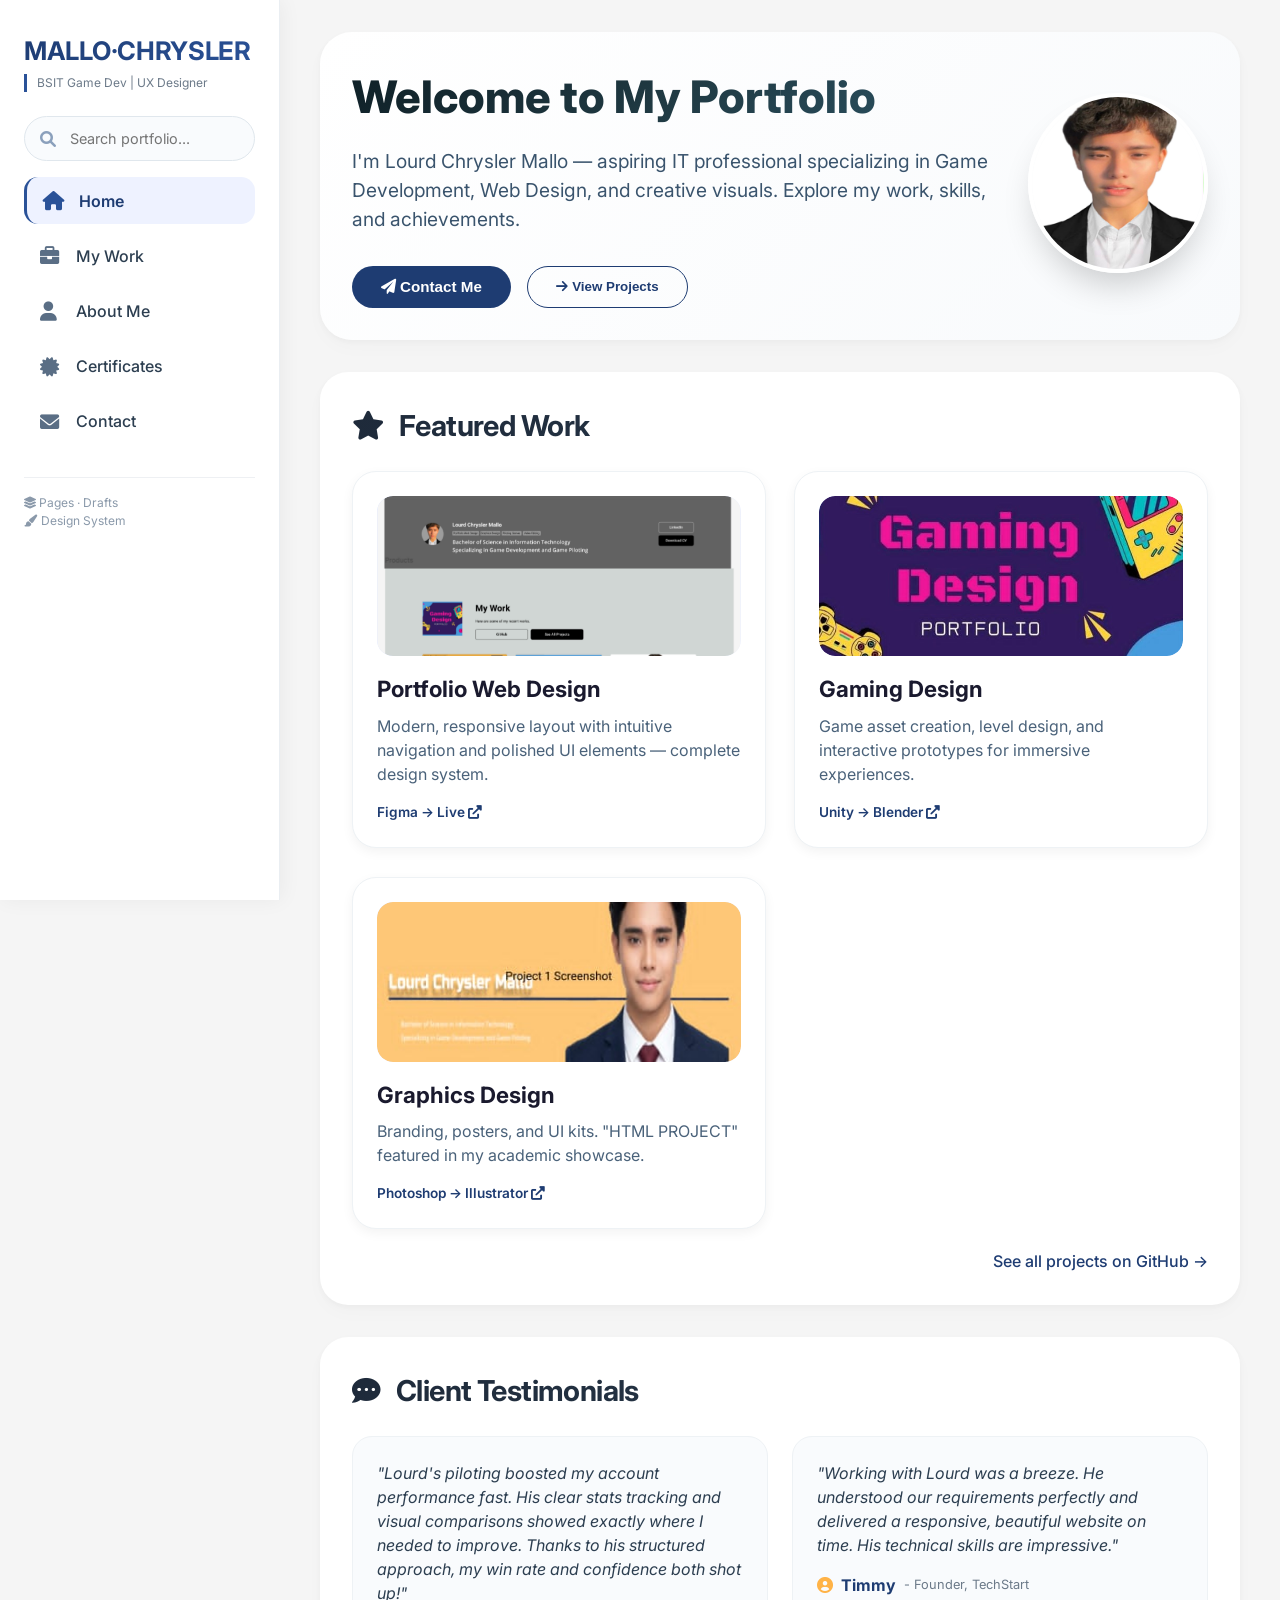
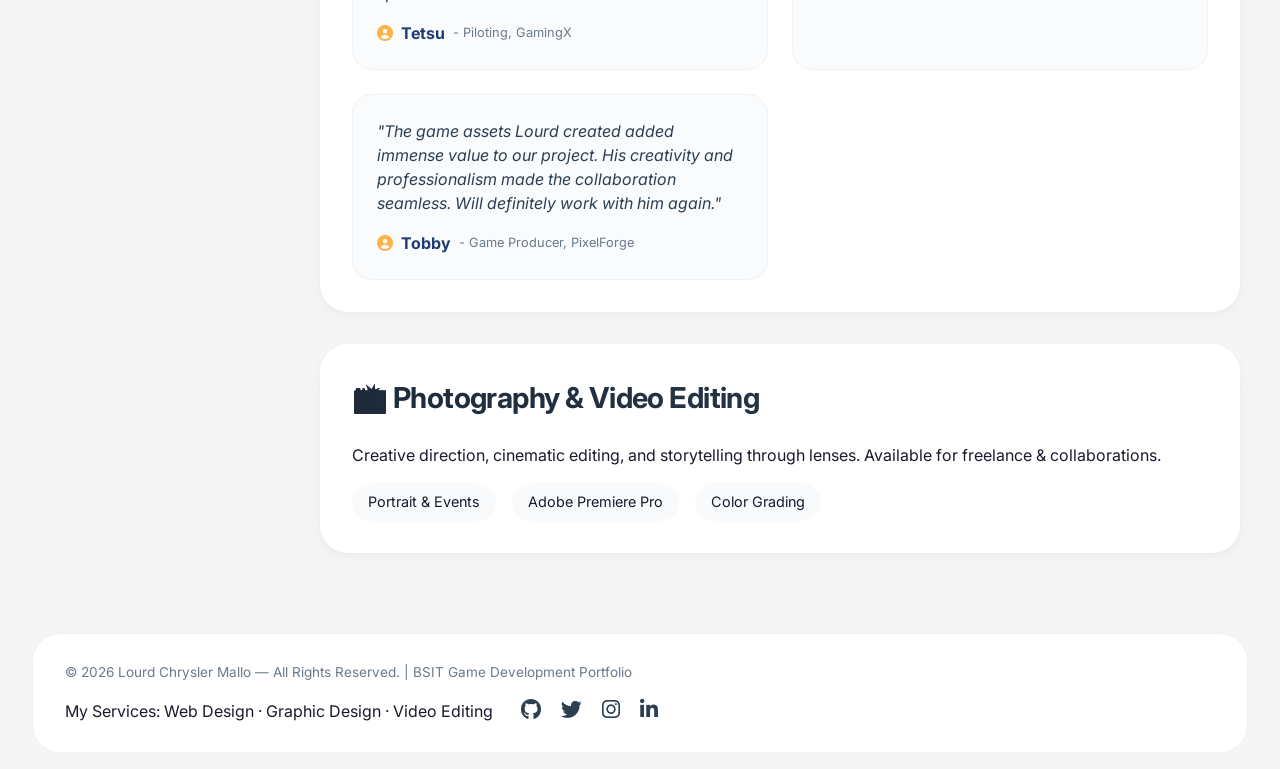
<file: index.html>
<!DOCTYPE html>
<html lang="en">
<head>
    <meta charset="UTF-8">
    <meta name="viewport" content="width=device-width, initial-scale=1.0, user-scalable=yes">
    <title>Lourd Chrysler Mallo | Portfolio</title>
    <link href="https://fonts.googleapis.com/css2?family=Inter:opsz,wght@14..32,300;14..32,400;14..32,500;14..32,600;14..32,700;14..32,800&display=swap" rel="stylesheet">
    <link rel="stylesheet" href="https://cdnjs.cloudflare.com/ajax/libs/font-awesome/6.0.0-beta3/css/all.min.css">
    <link rel="stylesheet" href="style.css">
</head>
<body>
    <div class="portfolio-wrapper">
        <div id="nav-container"></div>
        <main class="main-content" id="body-container"></main>
    </div>
    <div id="footer-container"></div>
    
    <script>
        // ========== FETCH IS RIGHT HERE IN INDEX.HTML ==========
        
        // Function to load HTML files using fetch
        async function loadComponent(elementId, filePath) {
            try {
                console.log(`Fetching: ${filePath}`);
                const response = await fetch(filePath);
                if (!response.ok) throw new Error(`Failed to load ${filePath} - Status: ${response.status}`);
                const html = await response.text();
                document.getElementById(elementId).innerHTML = html;
                console.log(`Successfully loaded: ${filePath}`);
                return true;
            } catch (error) {
                console.error(`Error loading ${filePath}:`, error);
                return false;
            }
        }

        // Load all components using fetch
        async function loadAllComponents() {
            // THESE ARE THE FETCH REQUESTS
            await loadComponent('nav-container', 'nav.html');
            await loadComponent('body-container', 'body.html');
            await loadComponent('footer-container', 'footer.html');
            
            // After all components are loaded, initialize functionality
            initializePage();
        }

        function initializePage() {
            // Section navigation
            const sections = {
                home: document.getElementById('home-section'),
                work: document.getElementById('work-section'),
                about: document.getElementById('about-section'),
                certificates: document.getElementById('certificates-section'),
                contact: document.getElementById('contact-section')
            };

            function activateSection(sectionId) {
                Object.values(sections).forEach(section => {
                    if (section) {
                        section.classList.remove('active-section');
                        section.classList.add('section-block');
                    }
                });
                const target = sections[sectionId];
                if (target) target.classList.add('active-section');
                
                const navBtns = document.querySelectorAll('.nav-btn');
                navBtns.forEach(btn => {
                    btn.classList.remove('active');
                    if (btn.getAttribute('data-section') === sectionId) btn.classList.add('active');
                });
            }

            // Nav button event listeners
            const navBtns = document.querySelectorAll('.nav-btn');
            navBtns.forEach(btn => {
                btn.addEventListener('click', () => {
                    const sectionName = btn.getAttribute('data-section');
                    if (sectionName && sections[sectionName]) activateSection(sectionName);
                });
            });

            // Button handlers
            const contactMeBtn = document.getElementById('contactMeBtn');
            const viewProjectsBtn = document.getElementById('viewProjectsBtn');
            const seeAllGithub = document.getElementById('seeAllGithub');

            if (contactMeBtn) contactMeBtn.addEventListener('click', () => activateSection('contact'));
            if (viewProjectsBtn) viewProjectsBtn.addEventListener('click', () => activateSection('work'));
            if (seeAllGithub) {
                seeAllGithub.addEventListener('click', (e) => {
                    e.preventDefault();
                    alert('🔗 GitHub portfolio: https://github.com/lourd-mallo (demo)');
                });
            }

            // Click-to-Reveal Definition Effect
            const clickableCards = document.querySelectorAll('.clickable-card');
            clickableCards.forEach(card => {
                const definitionText = card.getAttribute('data-definition');
                const overlayDiv = card.querySelector('.definition-overlay');
                if (definitionText && overlayDiv) {
                    overlayDiv.innerHTML = definitionText;
                    card.addEventListener('click', (e) => {
                        if (e.target.tagName === 'A' || e.target.closest('a')) return;
                        document.querySelectorAll('.definition-overlay.show').forEach(openOverlay => {
                            if (openOverlay !== overlayDiv) openOverlay.classList.remove('show');
                        });
                        overlayDiv.classList.toggle('show');
                    });
                }
            });

            document.addEventListener('click', (e) => {
                if (!e.target.closest('.clickable-card')) {
                    document.querySelectorAll('.definition-overlay.show').forEach(overlay => {
                        overlay.classList.remove('show');
                    });
                }
            });

            // Contact Form Handler
            const messageForm = document.getElementById('messageForm');
            const formFeedback = document.getElementById('formFeedback');
            
            if (messageForm) {
                messageForm.addEventListener('submit', (e) => {
                    e.preventDefault();
                    const name = document.getElementById('senderName')?.value.trim();
                    const email = document.getElementById('senderEmail')?.value.trim();
                    const message = document.getElementById('messageContent')?.value.trim();
                    
                    if (!name || !email || !message) {
                        if (formFeedback) {
                            formFeedback.className = 'form-message error';
                            formFeedback.innerHTML = '<i class="fas fa-exclamation-circle"></i> Please fill in all required fields.';
                            setTimeout(() => formFeedback.style.display = 'none', 3000);
                        }
                        return;
                    }
                    
                    if (!email.includes('@') || !email.includes('.')) {
                        if (formFeedback) {
                            formFeedback.className = 'form-message error';
                            formFeedback.innerHTML = '<i class="fas fa-exclamation-circle"></i> Please enter a valid email address.';
                            setTimeout(() => formFeedback.style.display = 'none', 3000);
                        }
                        return;
                    }
                    
                    if (formFeedback) {
                        formFeedback.className = 'form-message success';
                        formFeedback.innerHTML = '<i class="fas fa-check-circle"></i> Thank you! Your message has been sent.';
                        messageForm.reset();
                        setTimeout(() => formFeedback.style.display = 'none', 4000);
                    }
                });
            }

            // Search functionality
            const searchInput = document.getElementById('globalSearchInput');
            const resultsDropdown = document.getElementById('searchResultsDropdown');
            
            function getAllSearchableItems() {
                const items = [];
                document.querySelectorAll('.project-card, .cert-card, .info-item, .testimonial-card').forEach(el => {
                    let title = '', description = '';
                    if (el.classList.contains('project-card')) {
                        const titleEl = el.querySelector('h3');
                        title = titleEl ? titleEl.innerText : '';
                        const descEl = el.querySelector('p');
                        description = descEl ? descEl.innerText : '';
                    } else if (el.classList.contains('cert-card')) {
                        const titleEl = el.querySelector('h4');
                        title = titleEl ? titleEl.innerText : '';
                        description = Array.from(el.querySelectorAll('p')).map(p => p.innerText).join(' ');
                    } else if (el.classList.contains('testimonial-card')) {
                        const textEl = el.querySelector('.testimonial-text');
                        title = 'Testimonial';
                        description = textEl ? textEl.innerText : '';
                    } else {
                        title = el.innerText.trim();
                        description = title;
                    }
                    const fullText = `${title} ${description}`.toLowerCase();
                    items.push({ element: el, title: title.length > 40 ? title.substring(0,40)+'...' : title, fullText });
                });
                items.push({ element: null, title: 'About Me Section', fullText: 'about me ui ux designer game development', sectionId: 'about' });
                items.push({ element: null, title: 'Certificates', fullText: 'certificates achievement awards', sectionId: 'certificates' });
                return items;
            }
            
            function performSearch(query) {
                if (!query.trim()) { if(resultsDropdown) resultsDropdown.classList.remove('show'); return; }
                const matches = getAllSearchableItems().filter(item => item.fullText.includes(query.toLowerCase()));
                if (!resultsDropdown) return;
                
                if (matches.length === 0) {
                    resultsDropdown.innerHTML = '<div class="no-results"><i class="fas fa-search-minus"></i> No results</div>';
                    resultsDropdown.classList.add('show');
                    return;
                }
                
                resultsDropdown.innerHTML = '';
                matches.slice(0, 6).forEach(match => {
                    const div = document.createElement('div');
                    div.className = 'search-result-item';
                    div.innerHTML = `<h4><i class="fas fa-arrow-right"></i> ${match.title.substring(0, 45)}</h4><p>Click to view</p>`;
                    div.addEventListener('click', () => {
                        if (match.sectionId && sections[match.sectionId]) {
                            activateSection(match.sectionId);
                        } else if (match.element) {
                            match.element.scrollIntoView({ behavior: 'smooth', block: 'center' });
                            match.element.style.backgroundColor = '#e0ecff';
                            setTimeout(() => { if(match.element) match.element.style.backgroundColor = ''; }, 1500);
                        }
                        resultsDropdown.classList.remove('show');
                        if(searchInput) searchInput.value = '';
                    });
                    resultsDropdown.appendChild(div);
                });
                resultsDropdown.classList.add('show');
            }
            
            if (searchInput) {
                searchInput.addEventListener('input', (e) => performSearch(e.target.value));
                document.addEventListener('click', (e) => {
                    if (!searchInput.contains(e.target) && resultsDropdown && !resultsDropdown.contains(e.target)) {
                        resultsDropdown.classList.remove('show');
                    }
                });
            }

            // Social links handler
            const socialLinks = document.querySelectorAll('.footer-social a, .social-links a');
            socialLinks.forEach(icon => {
                icon.addEventListener('click', (e) => { e.preventDefault(); alert('🌐 Connect with Lourd Chrysler'); });
            });

            // Update copyright year
            const yearSpan = document.querySelector('.copyright');
            if (yearSpan) yearSpan.innerText = yearSpan.innerText.replace('2025', new Date().getFullYear());
            
            // Set default active section if needed
            if (sections.home && !document.querySelector('.section-block.active-section')) {
                activateSection('home');
            }
        }

        // Start loading all components - THIS IS WHERE FETCH STARTS!
        console.log('Starting to fetch components...');
        loadAllComponents();
    </script>
</body>
</html>
</file>
<file: style.css>
* {
    margin: 0;
    padding: 0;
    box-sizing: border-box;
}

body {
    font-family: 'Inter', sans-serif;
    background-color: #F5F5F5;
    color: #1a1a2e;
    line-height: 1.5;
}

::-webkit-scrollbar { width: 8px; }
::-webkit-scrollbar-track { background: #e0e0e0; }
::-webkit-scrollbar-thumb { background: #888; border-radius: 10px; }

.portfolio-wrapper { display: flex; min-height: 100vh; }

/* SIDEBAR */
.sidebar {
    width: 280px;
    background: #ffffff;
    box-shadow: 2px 0 20px rgba(0,0,0,0.05);
    padding: 2rem 1.5rem;
    position: sticky;
    top: 0;
    height: 100vh;
    overflow-y: auto;
    border-right: 1px solid #eaeef2;
}

.logo-area h2 {
    font-size: 1.6rem;
    font-weight: 700;
    background: linear-gradient(135deg, #1e3c72, #2a5298);
    -webkit-background-clip: text;
    background-clip: text;
    color: transparent;
    letter-spacing: -0.3px;
}
.logo-area p {
    font-size: 0.75rem;
    color: #6c7a89;
    margin-top: 0.25rem;
    border-left: 3px solid #2a5298;
    padding-left: 0.6rem;
}

/* SEARCH BAR */
.search-container {
    margin: 1.5rem 0 1rem 0;
    position: relative;
}
.search-container input {
    width: 100%;
    padding: 0.8rem 1rem 0.8rem 2.8rem;
    border: 1px solid #e0e7ed;
    border-radius: 40px;
    font-size: 0.9rem;
    font-family: 'Inter', sans-serif;
    background: #f9fbfd;
    transition: all 0.2s;
    outline: none;
}
.search-container input:focus {
    border-color: #2a5298;
    box-shadow: 0 0 0 3px rgba(42, 82, 152, 0.1);
    background: white;
}
.search-container i {
    position: absolute;
    left: 1rem;
    top: 50%;
    transform: translateY(-50%);
    color: #8ba0bc;
    font-size: 1rem;
}
.search-results {
    margin-top: 1rem;
    background: white;
    border-radius: 20px;
    padding: 0.5rem;
    max-height: 300px;
    overflow-y: auto;
    box-shadow: 0 10px 25px -5px rgba(0,0,0,0.1);
    display: none;
}
.search-results.show { display: block; }
.search-result-item {
    padding: 0.75rem 1rem;
    border-bottom: 1px solid #eef2f5;
    cursor: pointer;
    transition: background 0.2s;
    border-radius: 12px;
}
.search-result-item:hover { background: #eef2ff; }
.search-result-item h4 { font-size: 0.95rem; margin-bottom: 0.2rem; }
.search-result-item p { font-size: 0.8rem; color: #6c7a89; }

.nav-links {
    margin-top: 1rem;
    display: flex;
    flex-direction: column;
    gap: 0.5rem;
}
.nav-btn {
    background: transparent;
    border: none;
    text-align: left;
    padding: 0.85rem 1rem;
    font-size: 1rem;
    font-weight: 500;
    color: #2c3e50;
    border-radius: 14px;
    cursor: pointer;
    transition: all 0.25s ease;
    display: flex;
    align-items: center;
    gap: 12px;
    font-family: 'Inter', sans-serif;
    width: 100%;
}
.nav-btn i {
    width: 24px;
    font-size: 1.2rem;
    color: #5a6e85;
    transition: color 0.2s;
}
.nav-btn:hover {
    background: #eef2ff;
    color: #1e4a8a;
    transform: translateX(4px);
}
.nav-btn:hover i { color: #2a5298; }
.nav-btn.active {
    background: #eef2ff;
    color: #1e3c72;
    font-weight: 600;
    border-left: 3px solid #2a5298;
}
.nav-btn.active i { color: #2a5298; }

.main-content {
    flex: 1;
    padding: 2rem 2.5rem;
    background: #F5F5F5;
}

.section-card {
    background: white;
    border-radius: 28px;
    padding: 2rem 2rem;
    margin-bottom: 2rem;
    box-shadow: 0 8px 20px rgba(0,0,0,0.02), 0 2px 6px rgba(0,0,0,0.03);
}
.section-title {
    font-size: 1.8rem;
    font-weight: 700;
    margin-bottom: 1.5rem;
    letter-spacing: -0.02em;
    background: linear-gradient(120deg, #1e2a3a, #2c3e50);
    background-clip: text;
    -webkit-background-clip: text;
    color: transparent;
}

/* Hero */
.hero { background: linear-gradient(135deg, #ffffff 0%, #f8fafc 100%); border-radius: 32px; }
.hero-wrapper { display: flex; gap: 2.5rem; flex-wrap: wrap; align-items: center; justify-content: space-between; }
.hero-content { flex: 2; }
.hero-photo { flex-shrink: 0; width: 180px; text-align: center; }
.hero-photo img {
    width: 100%;
    aspect-ratio: 1 / 1;
    object-fit: cover;
    border-radius: 50%;
    box-shadow: 0 20px 35px -10px rgba(0,0,0,0.2);
    border: 4px solid white;
    transition: transform 0.2s;
}
.hero-photo img:hover { transform: scale(1.02); }
.hero h1 {
    font-size: 2.8rem;
    font-weight: 800;
    margin-bottom: 1rem;
    background: linear-gradient(135deg, #0f2027, #203a43, #2c5364);
    -webkit-background-clip: text;
    background-clip: text;
    color: transparent;
}
.hero p { font-size: 1.2rem; color: #3a546d; margin-bottom: 2rem; }
.btn-group { display: flex; gap: 1rem; flex-wrap: wrap; }
.btn-primary, .btn-outline { transition: all 0.25s ease; cursor: pointer; }
.btn-primary:hover { background: #1e4a8a; transform: translateY(-3px); box-shadow: 0 8px 20px rgba(30, 60, 114, 0.3); }
.btn-outline:hover { background: #eef2ff; border-color: #2a5298; color: #1e4a8a; transform: translateY(-2px); }
.btn-primary { background: #1e3c72; color: white; border: none; padding: 0.8rem 1.8rem; border-radius: 40px; font-weight: 600; font-size: 0.95rem; }
.btn-outline { background: transparent; border: 1.5px solid #1e3c72; color: #1e3c72; padding: 0.8rem 1.8rem; border-radius: 40px; font-weight: 600; }

/* Testimonials */
.testimonials-grid {
    display: grid;
    grid-template-columns: repeat(auto-fill, minmax(280px, 1fr));
    gap: 1.5rem;
    margin-top: 0.5rem;
}
.testimonial-card {
    background: #f9fbfd;
    border-radius: 20px;
    padding: 1.5rem;
    border: 1px solid #eef2f5;
    transition: all 0.2s;
}
.testimonial-card:hover { transform: translateY(-3px); box-shadow: 0 10px 20px -8px rgba(0,0,0,0.08); }
.testimonial-text { font-style: italic; color: #2c3e50; margin-bottom: 1rem; line-height: 1.5; }
.testimonial-author { font-weight: 700; color: #1e3c72; display: flex; align-items: center; gap: 0.5rem; }
.testimonial-author i { color: #ffb347; }
.testimonial-role { font-size: 0.8rem; color: #6c7a89; font-weight: normal; }

/* Projects Grid */
.projects-grid {
    display: grid;
    grid-template-columns: repeat(auto-fill, minmax(300px, 1fr));
    gap: 1.8rem;
    margin-top: 0.5rem;
}
.project-card {
    background: #ffffff;
    border-radius: 24px;
    padding: 1.5rem;
    box-shadow: 0 4px 12px rgba(0,0,0,0.05);
    transition: all 0.25s;
    border: 1px solid #eef2f5;
    cursor: pointer;
}
.project-card:hover { transform: translateY(-5px); box-shadow: 0 20px 30px -12px rgba(0,0,0,0.1); }
.project-image {
    width: 100%;
    height: 160px;
    background: linear-gradient(135deg, #e0e7ff, #f0f4ff);
    border-radius: 16px;
    margin-bottom: 1rem;
    display: flex;
    align-items: center;
    justify-content: center;
    overflow: hidden;
}
.project-image img { width: 100%; height: 100%; object-fit: cover; border-radius: 16px; }
.project-card h3 { font-size: 1.4rem; margin-bottom: 0.5rem; }
.project-card p { color: #4a627a; margin-bottom: 0.75rem; }
.project-link {
    display: inline-block;
    margin-top: 0.25rem;
    color: #1e3c72;
    font-weight: 600;
    text-decoration: none;
    font-size: 0.85rem;
}
.project-link:hover { text-decoration: underline; }

/* Definition overlay */
.definition-overlay {
    margin-top: 1rem;
    padding: 0.8rem;
    background: #eef2ff;
    border-radius: 16px;
    font-size: 0.85rem;
    color: #1e3c72;
    border-left: 3px solid #2a5298;
    display: none;
    animation: fadeIn 0.3s ease;
}
.definition-overlay.show { display: block; }
@keyframes fadeIn {
    from { opacity: 0; transform: translateY(-5px); }
    to { opacity: 1; transform: translateY(0); }
}

/* Certificates */
.certs-container {
    display: grid;
    grid-template-columns: repeat(auto-fill, minmax(280px, 1fr));
    gap: 1.8rem;
    margin-top: 1rem;
}
.cert-card {
    background: #fefefe;
    border-radius: 20px;
    padding: 1.5rem;
    border: 1px solid #e2e8f0;
    transition: all 0.25s;
}
.cert-card:hover { transform: translateY(-4px); box-shadow: 0 12px 24px -12px rgba(0,0,0,0.12); }
.cert-image {
    width: 100%;
    height: 140px;
    background: linear-gradient(135deg, #f5f7ff, #eef2fa);
    border-radius: 16px;
    margin-bottom: 1rem;
    display: flex;
    align-items: center;
    justify-content: center;
    overflow: hidden;
}
.cert-image img { width: 100%; height: 100%; object-fit: cover; border-radius: 16px; }
.cert-card h4 { font-weight: 700; margin-bottom: 0.5rem; font-size: 1.2rem; }
.cert-card p { font-size: 0.9rem; color: #4a627a; margin: 0.2rem 0; }

/* Contact Form */
.contact-form { margin-top: 2rem; padding-top: 1.5rem; border-top: 1px solid #eef2f5; }
.form-group { margin-bottom: 1.2rem; }
.form-group label { display: block; margin-bottom: 0.5rem; font-weight: 500; color: #2c3e50; }
.form-group input, .form-group textarea {
    width: 100%;
    padding: 0.8rem 1rem;
    border: 1px solid #e0e7ed;
    border-radius: 16px;
    font-family: 'Inter', sans-serif;
    font-size: 0.95rem;
    transition: all 0.2s;
    outline: none;
}
.form-group input:focus, .form-group textarea:focus {
    border-color: #2a5298;
    box-shadow: 0 0 0 3px rgba(42, 82, 152, 0.1);
}
.form-group textarea { resize: vertical; min-height: 100px; }
.btn-submit {
    background: #1e3c72;
    color: white;
    border: none;
    padding: 0.8rem 2rem;
    border-radius: 40px;
    font-weight: 600;
    cursor: pointer;
    transition: all 0.25s;
}
.btn-submit:hover { background: #1e4a8a; transform: translateY(-2px); }
.form-message {
    margin-top: 1rem;
    padding: 0.8rem;
    border-radius: 12px;
    display: none;
}
.form-message.success { background: #d4edda; color: #155724; display: block; }
.form-message.error { background: #f8d7da; color: #721c24; display: block; }

.about-text { font-size: 1.05rem; color: #2c3e50; line-height: 1.6; margin-bottom: 1rem; }
.info-list { display: flex; flex-wrap: wrap; gap: 1rem; margin-top: 1rem; }
.info-item { background: #f8fafc; padding: 0.5rem 1rem; border-radius: 40px; font-size: 0.9rem; }

.footer {
    background: #ffffff;
    border-radius: 28px;
    padding: 1.8rem 2rem;
    margin-top: 1rem;
    display: flex;
    flex-wrap: wrap;
    justify-content: space-between;
    align-items: center;
    gap: 1rem;
    border: 1px solid #eef2f5;
}
.footer-social i { font-size: 1.3rem; margin-left: 1rem; color: #2c3e50; transition: 0.2s; }
.footer-social i:hover { color: #1e3c72; }
.copyright { font-size: 0.85rem; color: #6c7a89; }

@media (max-width: 800px) {
    .portfolio-wrapper { flex-direction: column; }
    .sidebar { width: 100%; height: auto; position: relative; padding: 1rem; }
    .nav-links { flex-direction: row; flex-wrap: wrap; }
    .nav-btn { width: auto; padding: 0.5rem 1rem; }
    .main-content { padding: 1.5rem; }
    .hero-wrapper { flex-direction: column-reverse; text-align: center; }
    .hero h1 { font-size: 2rem; }
}

.section-block { display: none; }
.section-block.active-section { display: block; }
hr { margin: 1rem 0; border-color: #eef2f5; }
</file>
